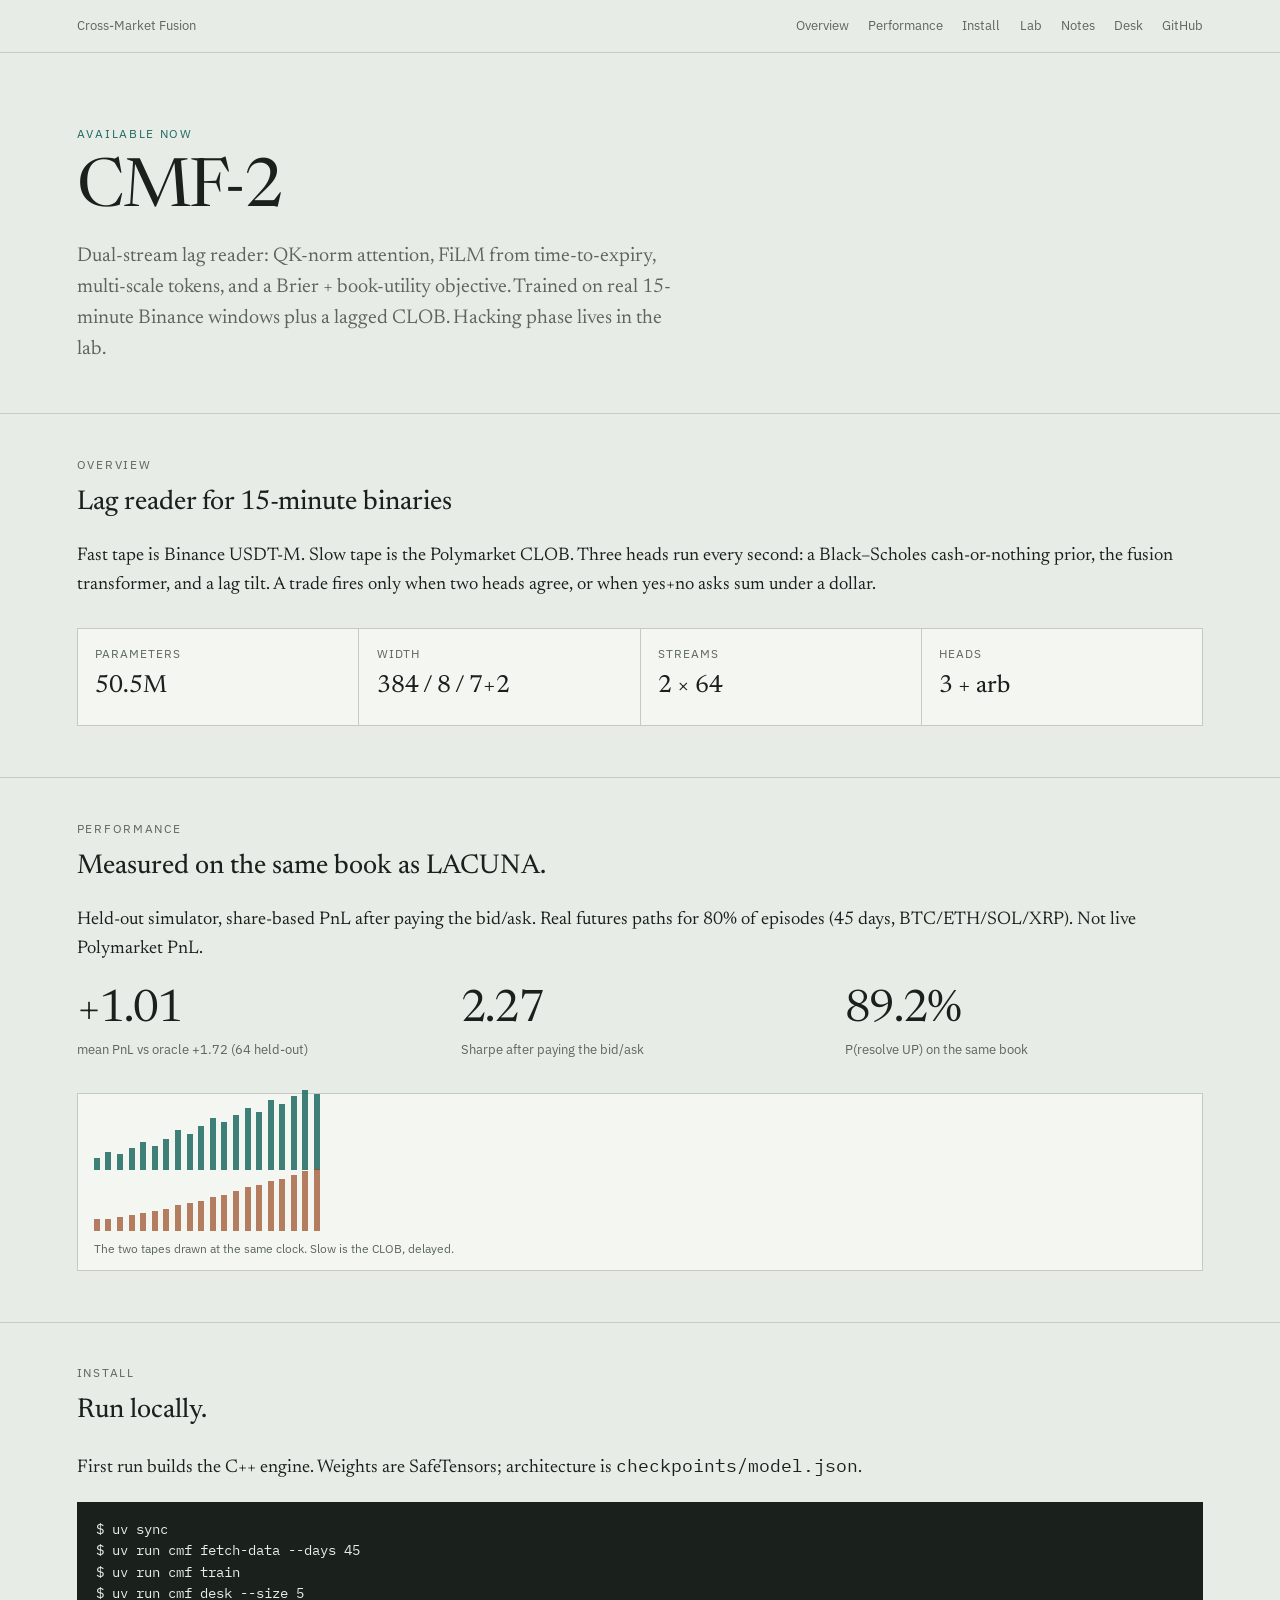
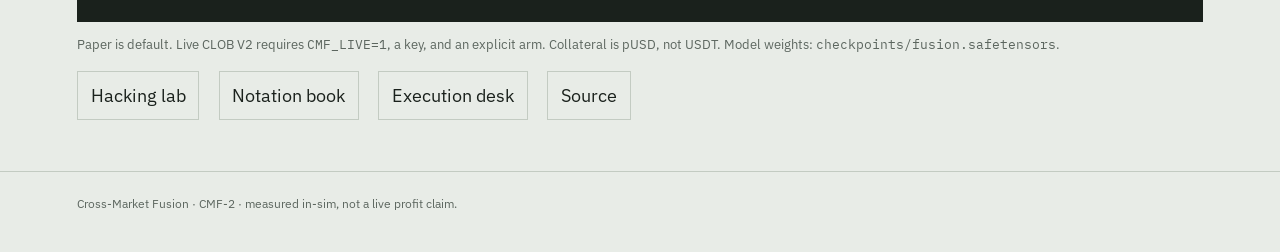
<file: docs/index.html>
<!DOCTYPE html>
<html lang="en">
<head>
  <meta charset="utf-8" />
  <meta name="viewport" content="width=device-width, initial-scale=1" />
  <title>CMF-2 · Cross-Market Fusion</title>
  <meta name="description" content="CMF-2 dual-stream model for Polymarket 15-minute crypto binaries. QK-norm, FiLM, multi-scale, decision-aware training." />
  <link rel="preconnect" href="https://fonts.googleapis.com" />
  <link rel="preconnect" href="https://fonts.gstatic.com" crossorigin />
  <link href="https://fonts.googleapis.com/css2?family=IBM+Plex+Mono:wght@400;500&family=IBM+Plex+Sans:wght@400;500&family=Newsreader:opsz,wght@6..72,400;6..72,450&display=swap" rel="stylesheet" />
  <link rel="stylesheet" href="./model.css" />
</head>
<body>
  <header class="bar">
    <a href="./">Cross-Market Fusion</a>
    <nav>
      <a href="./#overview">Overview</a>
      <a href="./#performance">Performance</a>
      <a href="./#install">Install</a>
      <a href="./lab.html">Lab</a>
      <a href="./notes.html">Notes</a>
      <a href="./desk.html">Desk</a>
      <a href="https://github.com/shubhxho/polymarket-model">GitHub</a>
    </nav>
  </header>

  <section class="hero">
    <p class="avail">Available now</p>
    <h1>CMF-2</h1>
    <p class="lede">
      Dual-stream lag reader: QK-norm attention, FiLM from time-to-expiry, multi-scale tokens, and a Brier + book-utility objective. Trained on real 15-minute Binance windows plus a lagged CLOB. Hacking phase lives in the lab.
    </p>
  </section>

  <section class="section" id="overview">
    <p class="kicker">Overview</p>
    <h2>Lag reader for 15-minute binaries</h2>
    <p>
      Fast tape is Binance USDT-M. Slow tape is the Polymarket CLOB.
      Three heads run every second: a Black–Scholes cash-or-nothing prior,
      the fusion transformer, and a lag tilt. A trade fires only when two heads agree,
      or when yes+no asks sum under a dollar.
    </p>
    <div class="specs">
      <div class="spec"><span>Parameters</span><b>50.5M</b></div>
      <div class="spec"><span>Width</span><b>384 / 8 / 7+2</b></div>
      <div class="spec"><span>Streams</span><b>2 × 64</b></div>
      <div class="spec"><span>Heads</span><b>3 + arb</b></div>
    </div>
  </section>

  <section class="section" id="performance">
    <p class="kicker">Performance</p>
    <h2>Measured on the same book as LACUNA.</h2>
    <p>
      Held-out simulator, share-based PnL after paying the bid/ask. Real futures paths for 80% of episodes (45 days, BTC/ETH/SOL/XRP). Not live Polymarket PnL.
    </p>
    <div class="stats">
      <div class="stat"><b>+1.01</b><span>mean PnL vs oracle +1.72 (64 held-out)</span></div>
      <div class="stat"><b>2.27</b><span>Sharpe after paying the bid/ask</span></div>
      <div class="stat"><b>89.2%</b><span>P(resolve UP) on the same book</span></div>
    </div>
    <div class="tapes" aria-hidden="true">
      <div class="lane" id="fast"></div>
      <div class="lane slow" id="slow"></div>
      <p>The two tapes drawn at the same clock. Slow is the CLOB, delayed.</p>
    </div>
  </section>

  <section class="section" id="install">
    <p class="kicker">Install</p>
    <h2>Run locally.</h2>
    <p>First run builds the C++ engine. Weights are SafeTensors; architecture is <code>checkpoints/model.json</code>.</p>
    <pre>$ uv sync
$ uv run cmf fetch-data --days 45
$ uv run cmf train
$ uv run cmf desk --size 5</pre>
    <p class="fine">
      Paper is default. Live CLOB V2 requires <code>CMF_LIVE=1</code>, a key, and an explicit arm.
      Collateral is pUSD, not USDT. Model weights: <code>checkpoints/fusion.safetensors</code>.
    </p>
    <div class="compare">
      <a href="./lab.html">Hacking lab</a>
      <a href="./notes.html">Notation book</a>
      <a href="./desk.html">Execution desk</a>
      <a href="https://github.com/shubhxho/polymarket-model">Source</a>
    </div>
  </section>

  <footer>
    Cross-Market Fusion · CMF-2 · measured in-sim, not a live profit claim.
  </footer>
  <script>
    const fast = [12,18,16,22,28,24,31,40,36,44,52,48,55,62,58,70,66,74,80,76];
    const slow = [12,12,14,16,18,20,22,26,28,30,34,36,40,44,46,50,52,56,60,62];
    const paint = (id, arr) => {
      document.getElementById(id).innerHTML = arr.map((h) => `<i style="height:${h}px"></i>`).join("");
    };
    paint("fast", fast);
    paint("slow", slow);
  </script>
</body>
</html>
</file>
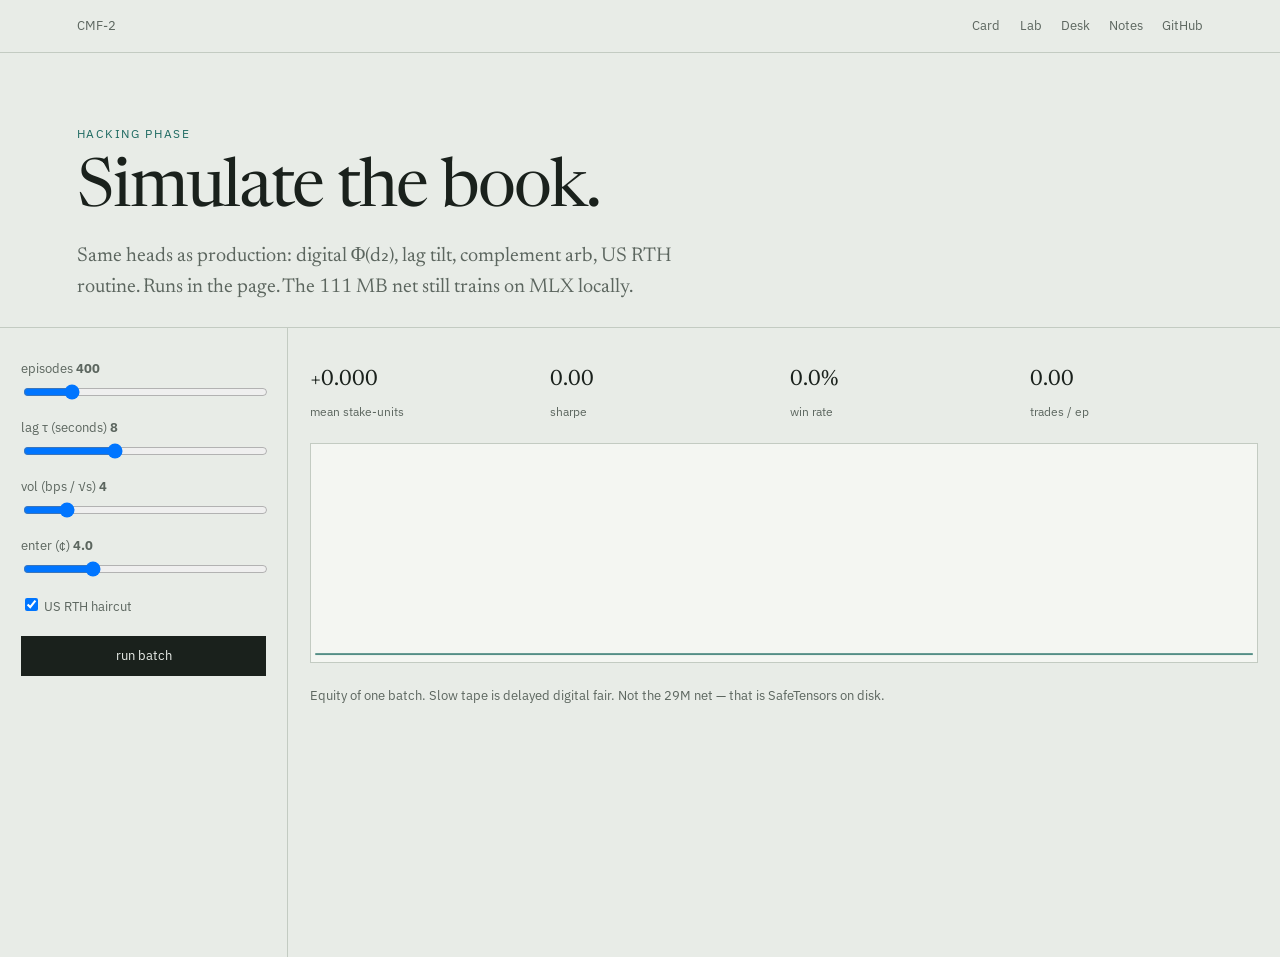
<file: docs/lab.html>
<!DOCTYPE html>
<html lang="en">
<head>
  <meta charset="utf-8" />
  <meta name="viewport" content="width=device-width, initial-scale=1" />
  <title>CMF-2 lab · hacking phase</title>
  <link rel="preconnect" href="https://fonts.googleapis.com" />
  <link href="https://fonts.googleapis.com/css2?family=IBM+Plex+Mono:wght@400;500&family=IBM+Plex+Sans:wght@400;500&family=Newsreader:opsz,wght@6..72,400;6..72,450&display=swap" rel="stylesheet" />
  <link rel="stylesheet" href="./model.css" />
  <style>
    .lab { display: grid; grid-template-columns: 18rem 1fr; gap: 0; border-top: 1px solid var(--line); min-height: 70vh; }
    .ctrls { padding: 1.2rem 1.3rem; border-right: 1px solid var(--line); font-family: var(--sans); font-size: 0.82rem; }
    .ctrls label { display: block; margin: 0.7rem 0 0.2rem; color: var(--mute); }
    .ctrls input[type=range] { width: 100%; }
    .ctrls button { margin-top: 1rem; width: 100%; padding: 0.55rem; border: 1px solid var(--ink); background: var(--ink); color: var(--paper); cursor: pointer; font: inherit; }
    .stage { padding: 1.2rem 1.4rem 2rem; }
    canvas { width: 100%; height: 220px; background: var(--panel); border: 1px solid var(--line); }
    .nums { display: grid; grid-template-columns: repeat(4, 1fr); gap: 0.8rem; margin: 1rem 0; }
    .nums b { display: block; font-size: 1.4rem; font-weight: 450; }
    .nums span { font-family: var(--sans); font-size: 0.75rem; color: var(--mute); }
    @media (max-width: 800px) { .lab { grid-template-columns: 1fr; } }
  </style>
</head>
<body>
  <header class="bar">
    <a href="./">CMF-2</a>
    <nav>
      <a href="./">Card</a>
      <a href="./lab.html">Lab</a>
      <a href="./desk.html">Desk</a>
      <a href="./notes.html">Notes</a>
      <a href="https://github.com/shubhxho/polymarket-model">GitHub</a>
    </nav>
  </header>
  <section class="hero" style="padding-bottom:1.5rem">
    <p class="avail">Hacking phase</p>
    <h1>Simulate the book.</h1>
    <p class="lede">Same heads as production: digital Φ(d₂), lag tilt, complement arb, US RTH routine. Runs in the page. The 111&nbsp;MB net still trains on MLX locally.</p>
  </section>
  <div class="lab">
    <aside class="ctrls">
      <label>episodes <b id="ev">400</b></label>
      <input id="episodes" type="range" min="50" max="2000" value="400" />
      <label>lag τ (seconds) <b id="lv">8</b></label>
      <input id="lag" type="range" min="1" max="20" value="8" />
      <label>vol (bps / √s) <b id="vv">4</b></label>
      <input id="vol" type="range" min="1" max="20" value="4" />
      <label>enter (¢) <b id="en">4.0</b></label>
      <input id="enter" type="range" min="10" max="120" value="40" />
      <label><input id="usrth" type="checkbox" checked /> US RTH haircut</label>
      <button type="button" id="run">run batch</button>
    </aside>
    <div class="stage">
      <div class="nums">
        <div><b id="pnl">—</b><span>mean stake-units</span></div>
        <div><b id="sh">—</b><span>sharpe</span></div>
        <div><b id="wr">—</b><span>win rate</span></div>
        <div><b id="tr">—</b><span>trades / ep</span></div>
      </div>
      <canvas id="eq" width="900" height="220"></canvas>
      <p class="fine">Equity of one batch. Slow tape is delayed digital fair. Not the 29M net — that is SafeTensors on disk.</p>
    </div>
  </div>
  <script src="./lab.js"></script>
</body>
</html>
</file>
<file: docs/model.css>
:root {
  --paper: #e8ece7;
  --ink: #1a211c;
  --mute: #5c665f;
  --line: #c3cbc2;
  --panel: #f4f6f2;
  --accent: #1f6b62;
  --warn: #9a4b22;
  --serif: "Newsreader", "Iowan Old Style", Georgia, serif;
  --sans: "IBM Plex Sans", ui-sans-serif, system-ui, sans-serif;
  --mono: "IBM Plex Mono", ui-monospace, monospace;
}

* { box-sizing: border-box; }
html { scroll-behavior: smooth; }
body {
  margin: 0;
  background: var(--paper);
  color: var(--ink);
  font-family: var(--serif);
  font-size: 1.15rem;
  line-height: 1.55;
}

a { color: var(--accent); text-underline-offset: 0.18em; }
code, pre { font-family: var(--mono); }

.bar {
  display: flex;
  justify-content: space-between;
  align-items: baseline;
  padding: 1rem 6vw;
  border-bottom: 1px solid var(--line);
  font-family: var(--sans);
  font-size: 0.82rem;
}
.bar nav { display: flex; gap: 1.2rem; }
.bar a { color: var(--mute); text-decoration: none; }
.bar a:hover { color: var(--ink); }

.hero {
  padding: 4.5rem 6vw 3rem;
  max-width: 52rem;
}
.avail {
  font-family: var(--sans);
  font-size: 0.75rem;
  letter-spacing: 0.14em;
  text-transform: uppercase;
  color: var(--accent);
  margin: 0 0 0.8rem;
}
h1 {
  font-weight: 400;
  font-size: clamp(2.6rem, 6vw, 4.2rem);
  letter-spacing: -0.03em;
  line-height: 1.02;
  margin: 0 0 1rem;
}
.lede {
  font-size: 1.25rem;
  color: var(--mute);
  max-width: 38rem;
  margin: 0;
}

.section {
  padding: 2.6rem 6vw 3.2rem;
  border-top: 1px solid var(--line);
}
.section h2 {
  font-weight: 450;
  font-size: 1.7rem;
  margin: 0 0 0.7rem;
}
.kicker {
  font-family: var(--sans);
  font-size: 0.75rem;
  letter-spacing: 0.14em;
  text-transform: uppercase;
  color: var(--mute);
  margin: 0 0 0.45rem;
}

.specs {
  display: grid;
  grid-template-columns: repeat(4, minmax(0, 1fr));
  gap: 1px;
  background: var(--line);
  margin-top: 1.8rem;
  border: 1px solid var(--line);
}
.spec {
  background: var(--panel);
  padding: 1rem 1.1rem 1.15rem;
}
.spec span {
  display: block;
  font-family: var(--sans);
  font-size: 0.72rem;
  letter-spacing: 0.08em;
  text-transform: uppercase;
  color: var(--mute);
  margin-bottom: 0.35rem;
}
.spec b {
  font-family: var(--serif);
  font-size: 1.55rem;
  font-weight: 450;
}

.stats {
  display: grid;
  grid-template-columns: repeat(3, minmax(0, 1fr));
  gap: 1.6rem;
  margin-top: 1.6rem;
}
.stat b {
  display: block;
  font-size: clamp(2rem, 4vw, 2.8rem);
  font-weight: 400;
  letter-spacing: -0.03em;
  line-height: 1;
}
.stat span {
  display: block;
  margin-top: 0.4rem;
  font-family: var(--sans);
  font-size: 0.82rem;
  color: var(--mute);
}

.tapes {
  margin-top: 2rem;
  border: 1px solid var(--line);
  background: var(--panel);
  padding: 0.9rem 1rem 0.7rem;
}
.tapes p {
  font-family: var(--sans);
  font-size: 0.75rem;
  color: var(--mute);
  margin: 0.55rem 0 0;
}
.lane {
  display: flex;
  gap: 0.35rem;
  align-items: end;
  height: 56px;
  margin: 0.35rem 0;
}
.lane i {
  display: block;
  width: 6px;
  background: var(--accent);
  opacity: 0.85;
}
.lane.slow i { background: var(--warn); opacity: 0.7; }

pre {
  background: var(--ink);
  color: var(--paper);
  padding: 1.1rem 1.2rem;
  overflow-x: auto;
  font-size: 0.86rem;
  line-height: 1.55;
  margin: 1.2rem 0 0.6rem;
}
.fine { font-family: var(--sans); font-size: 0.82rem; color: var(--mute); }

.compare {
  display: flex;
  gap: 1.2rem;
  flex-wrap: wrap;
  margin-top: 1rem;
}
.compare a {
  font-family: var(--sans);
  text-decoration: none;
  border: 1px solid var(--line);
  padding: 0.55rem 0.8rem;
  color: var(--ink);
}
.compare a:hover { border-color: var(--accent); }

footer {
  padding: 1.4rem 6vw 2.4rem;
  border-top: 1px solid var(--line);
  font-family: var(--sans);
  font-size: 0.78rem;
  color: var(--mute);
}

@media (max-width: 800px) {
  .specs, .stats { grid-template-columns: 1fr 1fr; }
}
@media (max-width: 520px) {
  .specs { grid-template-columns: 1fr; }
}
@media (prefers-reduced-motion: reduce) {
  html { scroll-behavior: auto; }
}
</file>
